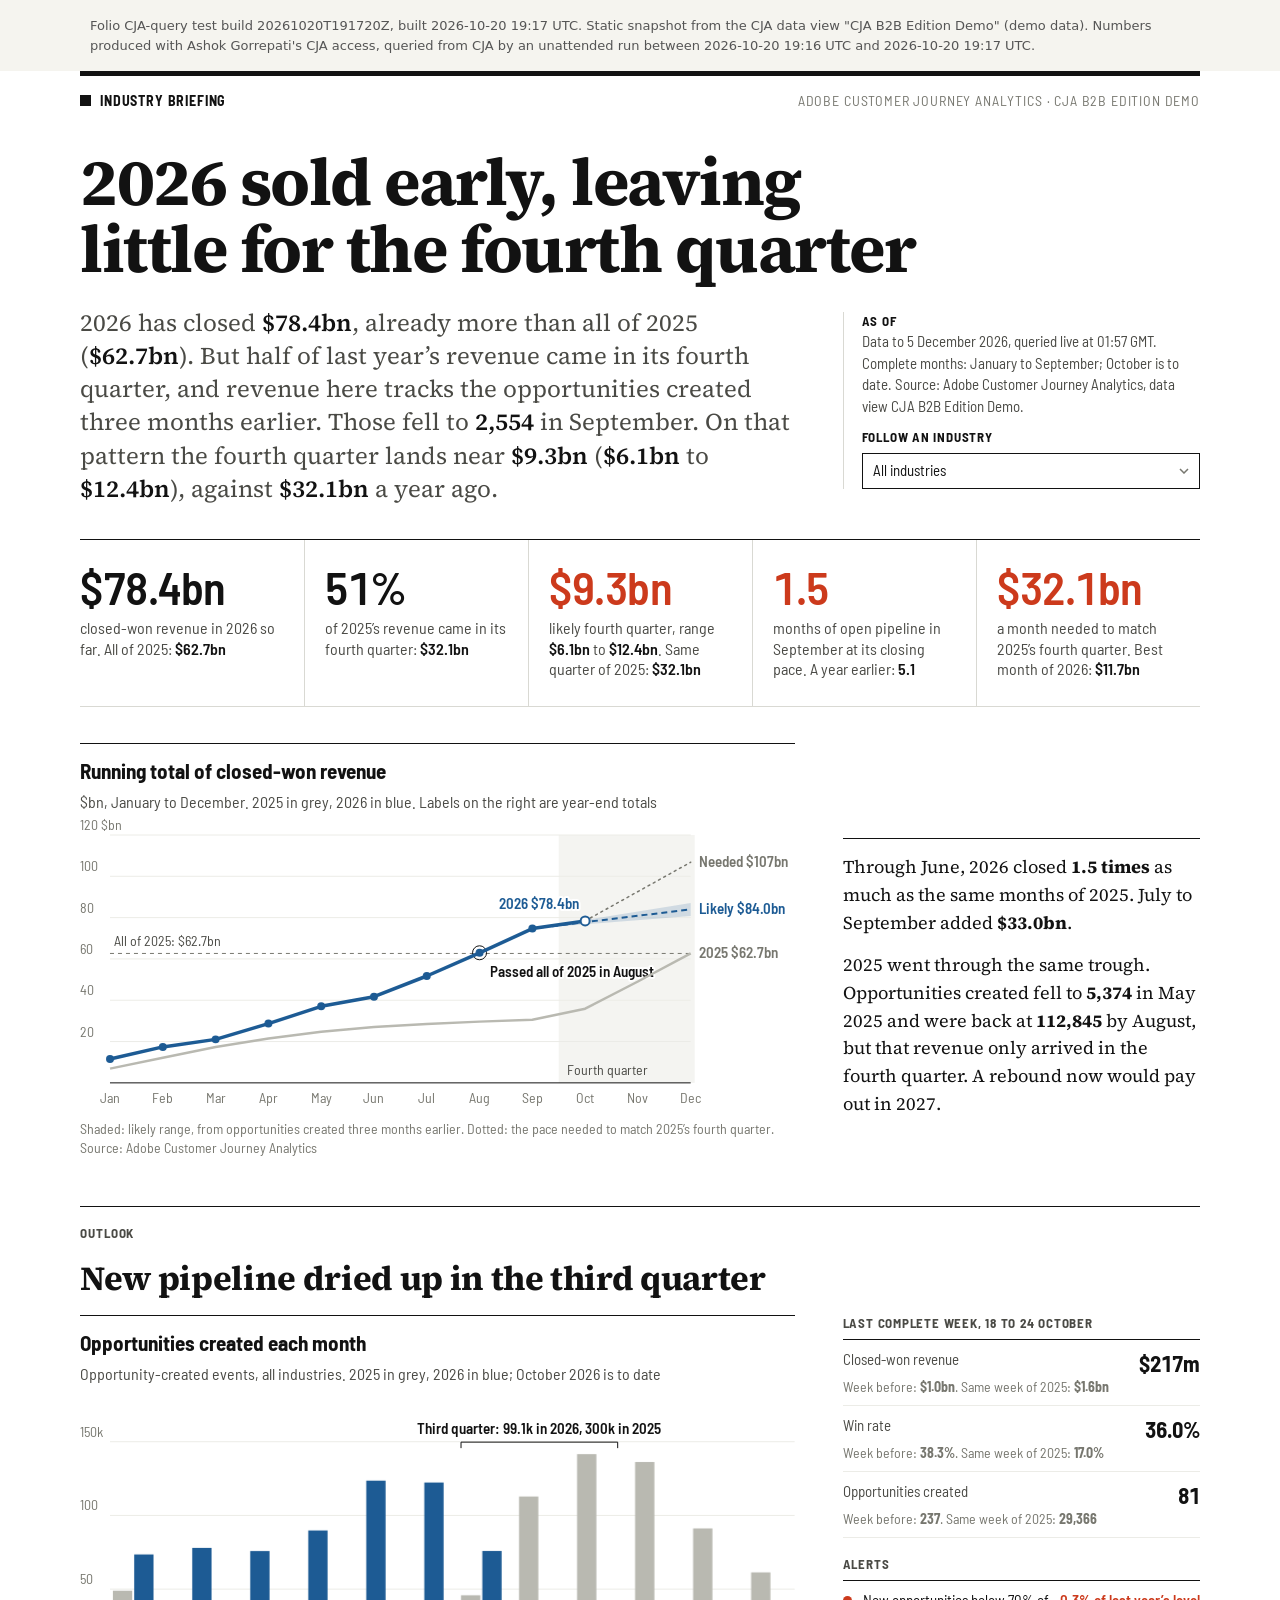
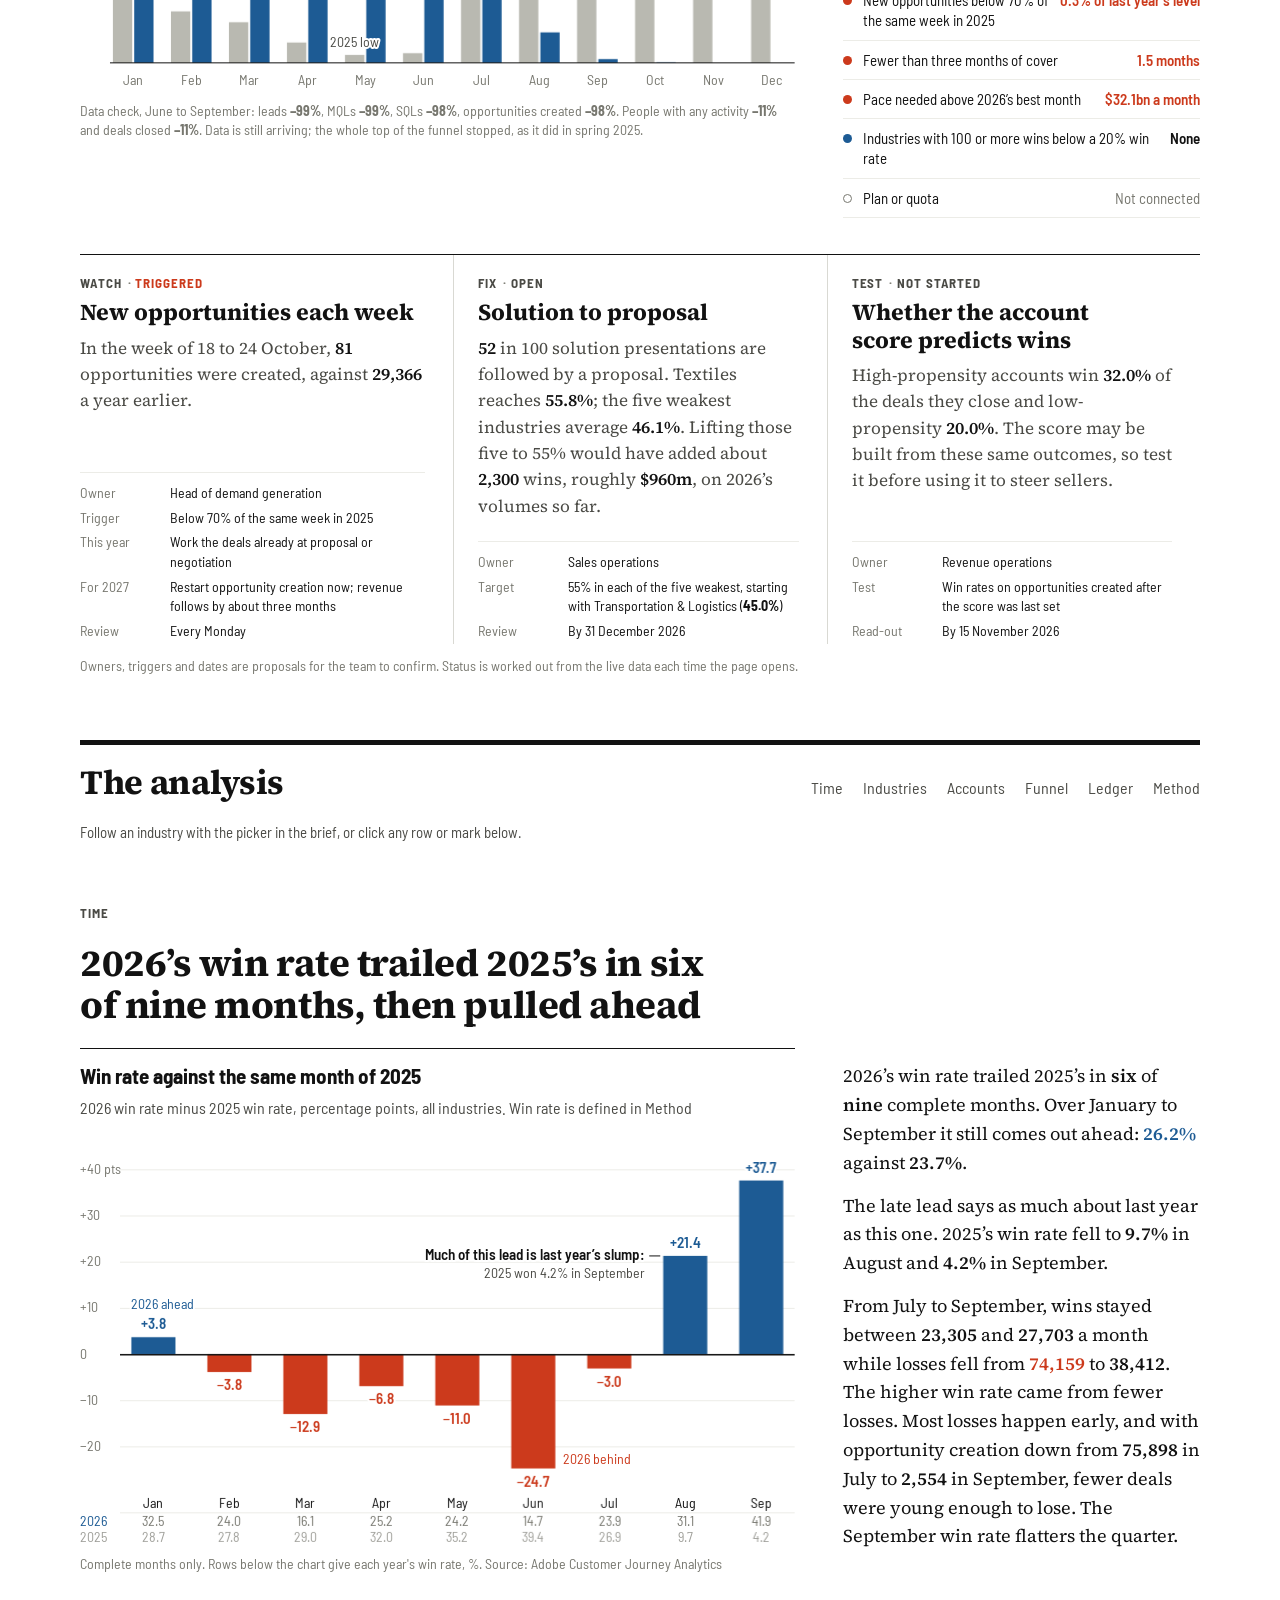
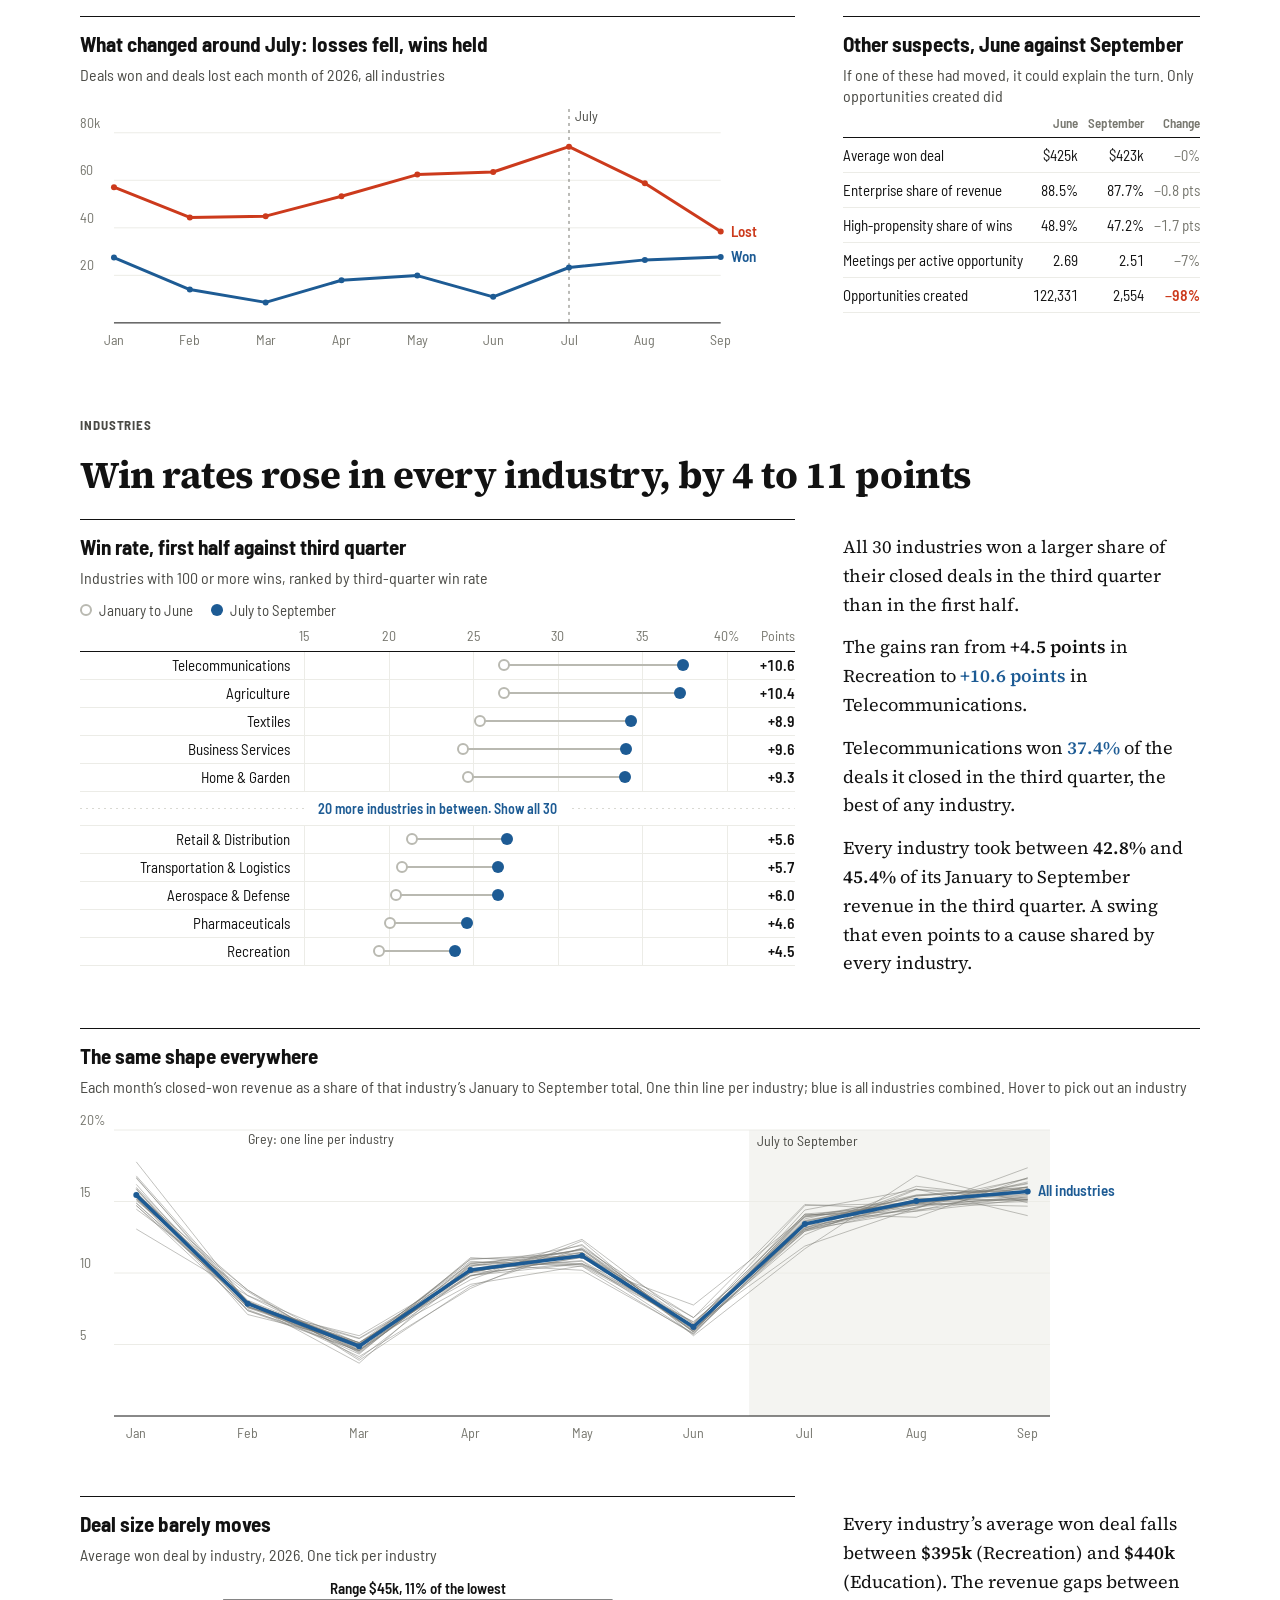
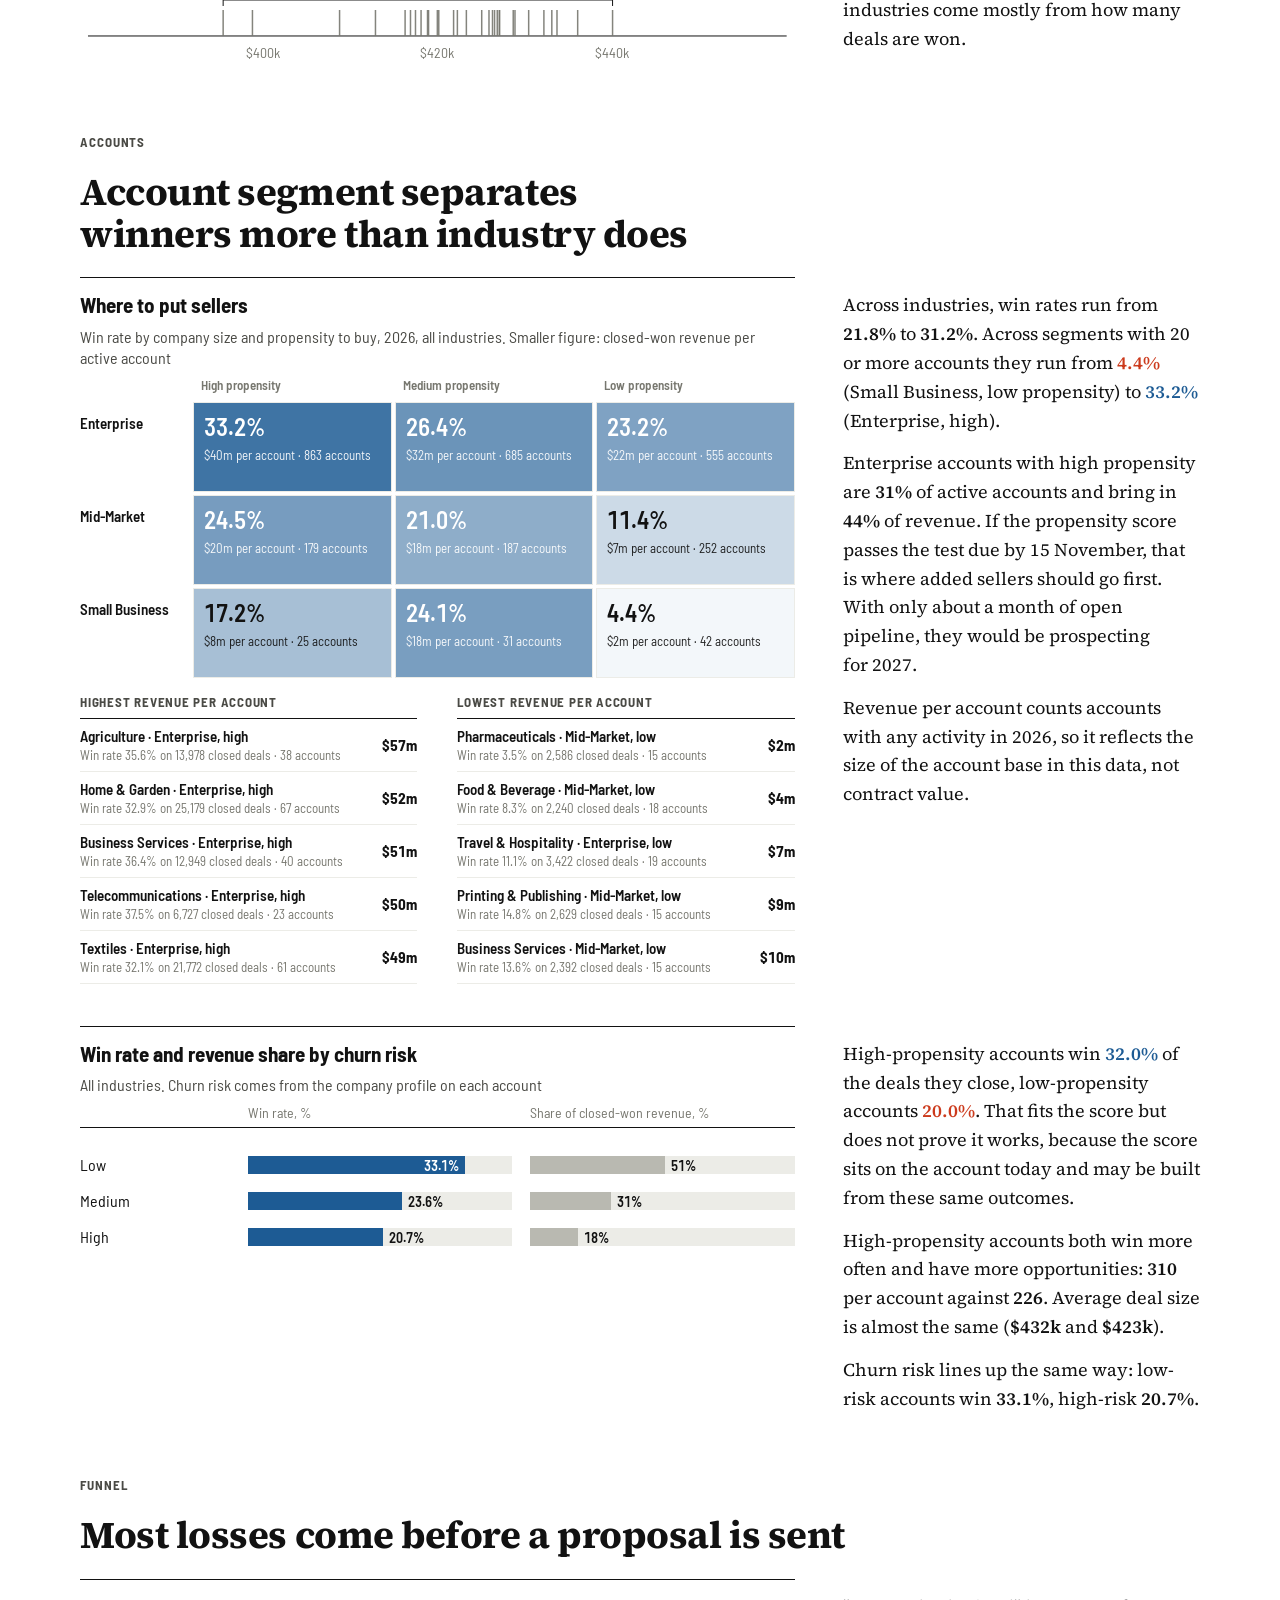
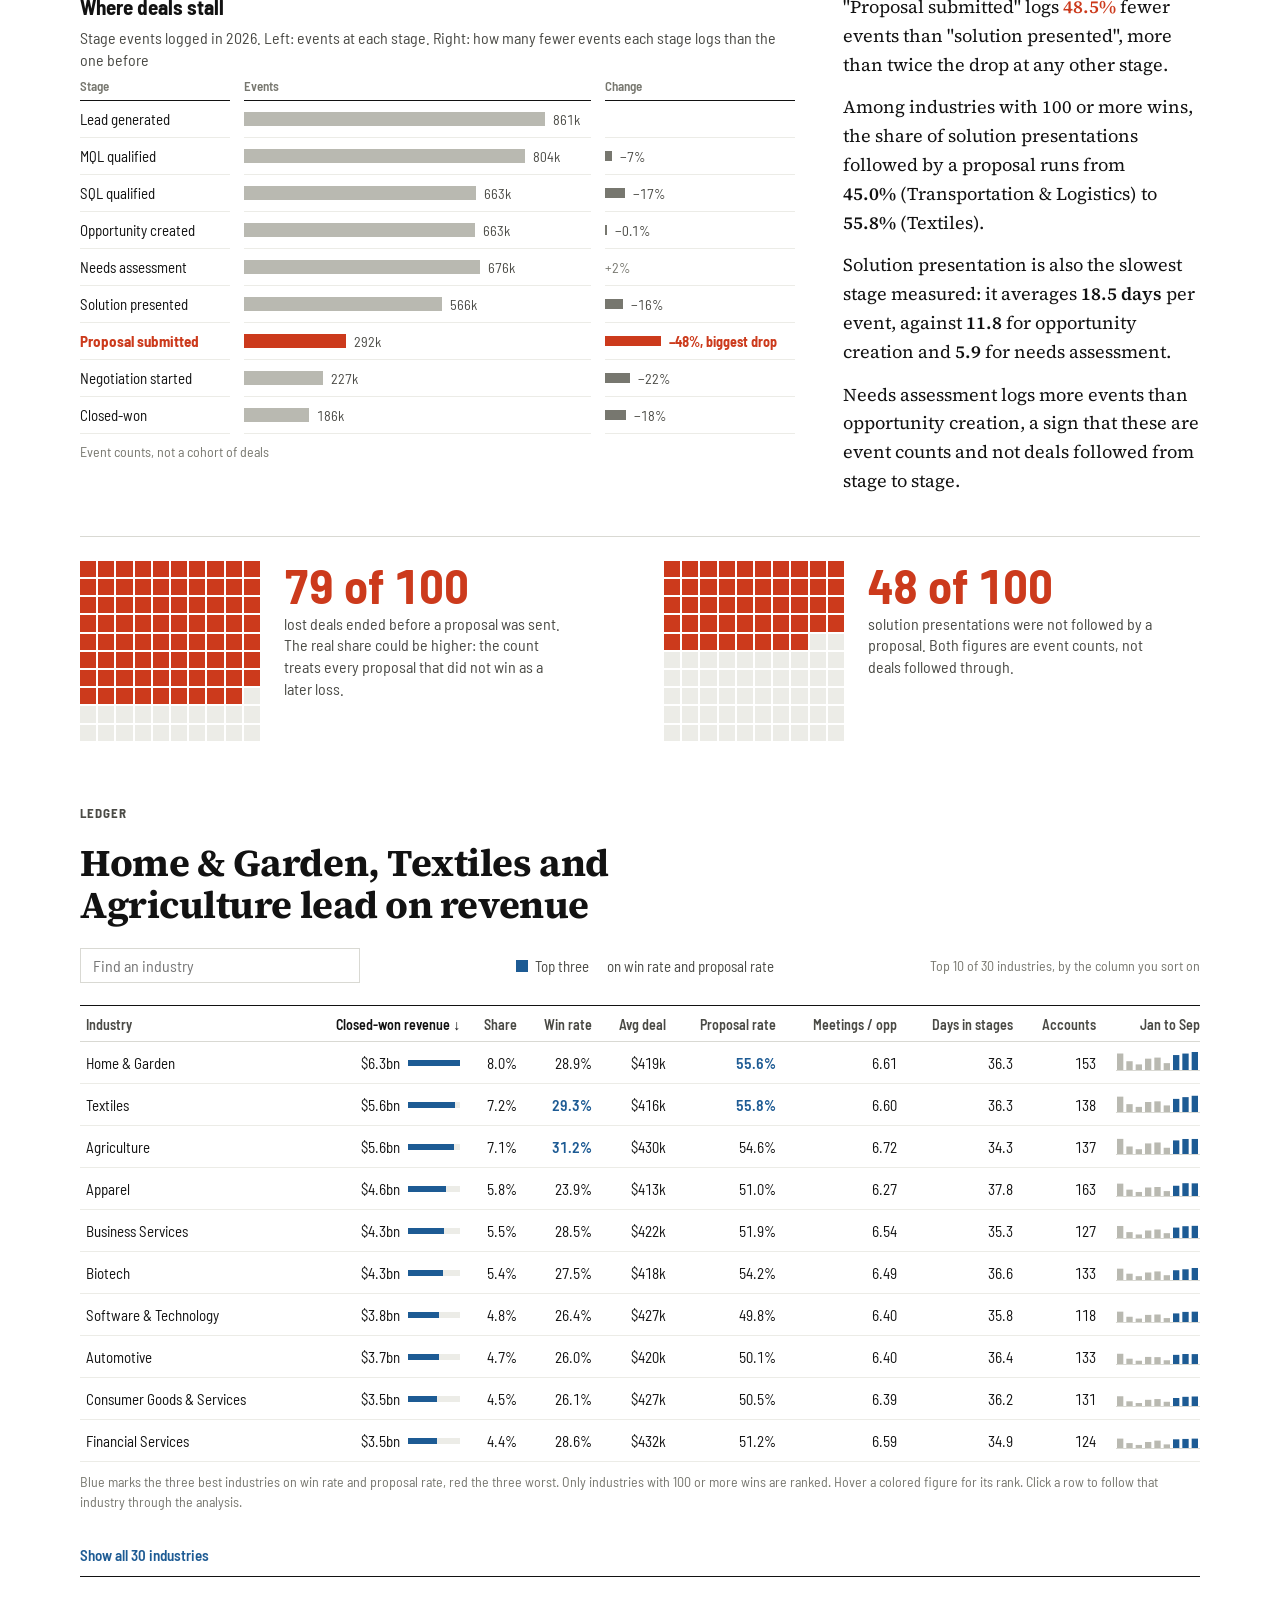
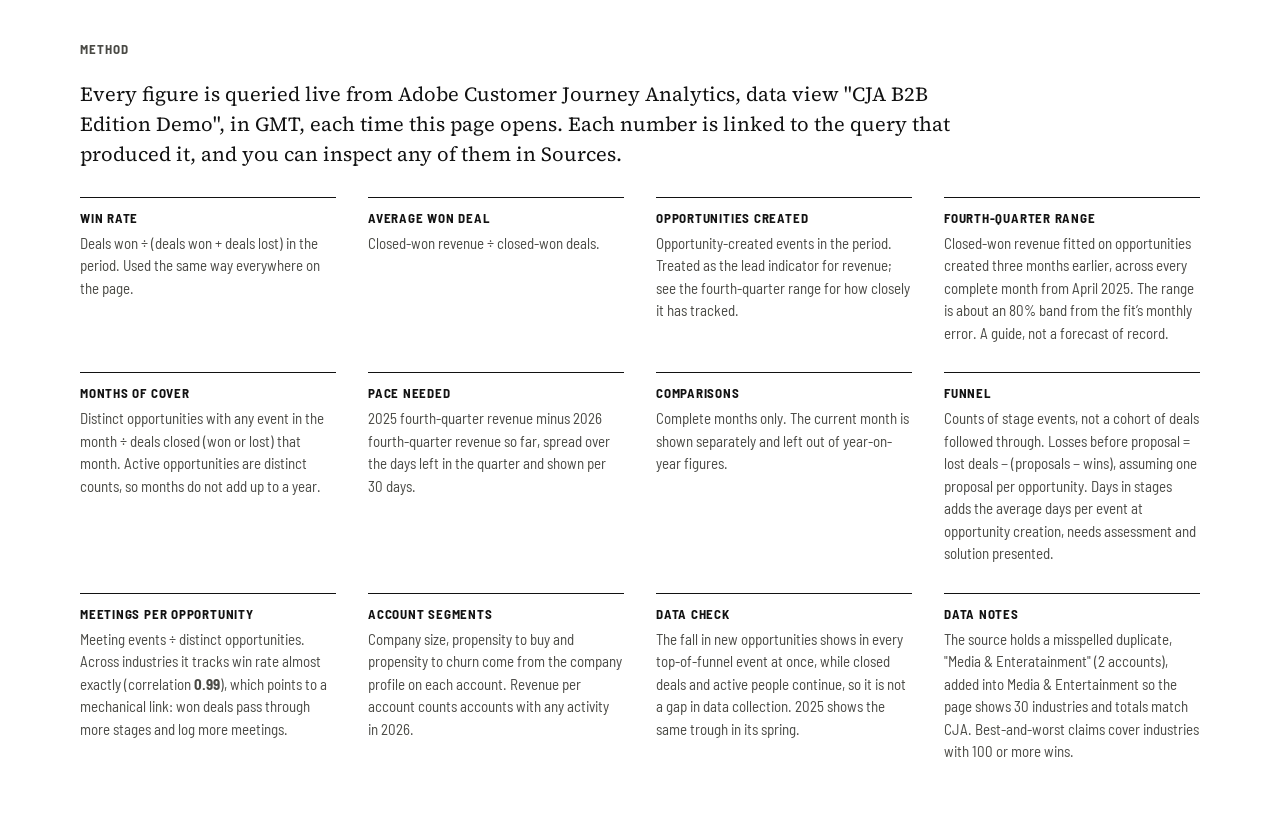
<file: demo/index.html>
<!doctype html><html lang="en" data-mode="light"><head><meta charset="utf-8"><meta name="viewport" content="width=device-width,initial-scale=1">
<style>:root{--color-bg:#F5F4EF}html[data-mode=dark]{--color-bg:#1F1E1D}body{margin:0;background:var(--color-bg)}.dash-skeleton:empty{min-height:1em;background:rgba(127,127,127,.12)}</style>
<meta name="robots" content="noindex"><title>Industry Pipeline Atlas (Folio demo build)</title><script src="d3.min.js"></script></head><body><p id="folio-build" style="font:13px/1.5 system-ui,sans-serif;max-width:1100px;margin:16px auto;padding:0 16px;color:#555">Folio CJA-query test build 20261020T191720Z, built 2026-10-20 19:17 UTC. Static snapshot from the CJA data view "CJA B2B Edition Demo" (demo data). Numbers produced with Ashok Gorrepati's CJA access, queried from CJA by an unattended run between 2026-10-20 19:16 UTC and 2026-10-20 19:17 UTC.</p><div id="dash-root"></div><script src="shim.js"></script></body></html>
</file>
